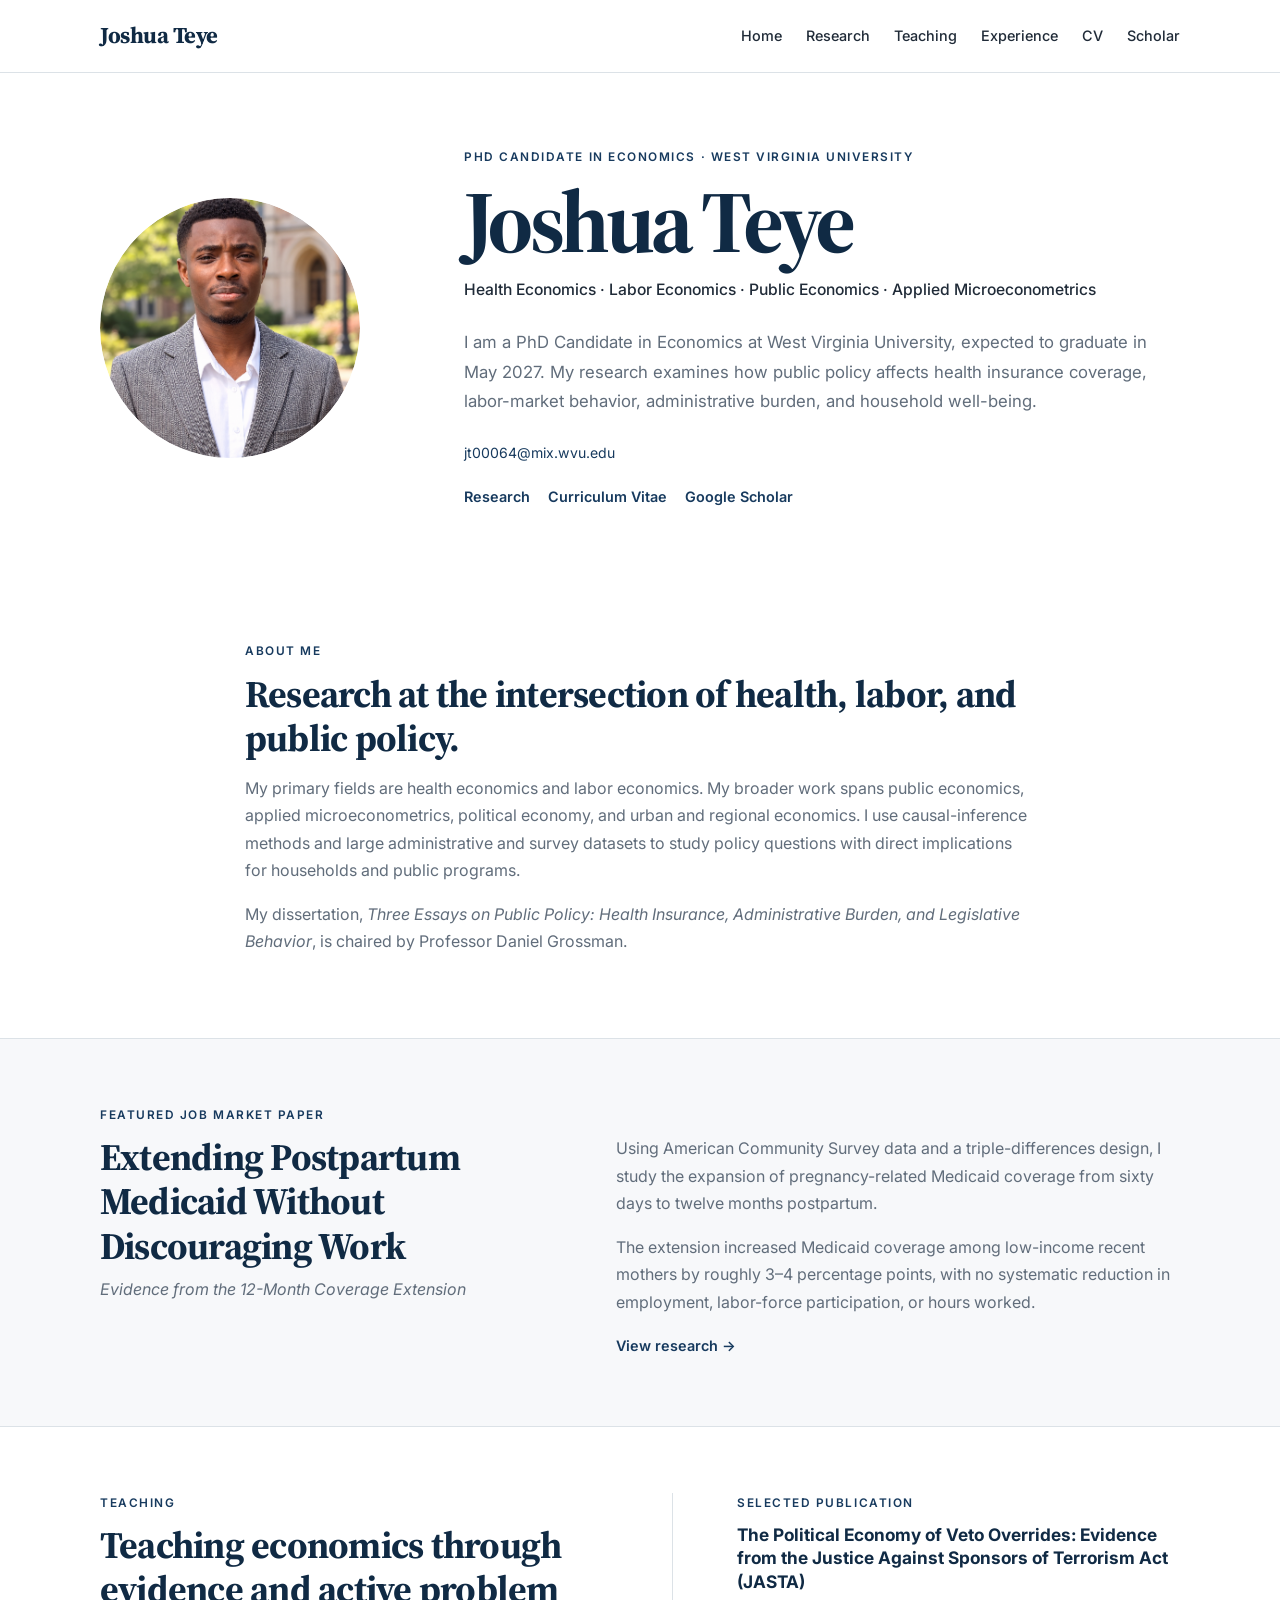
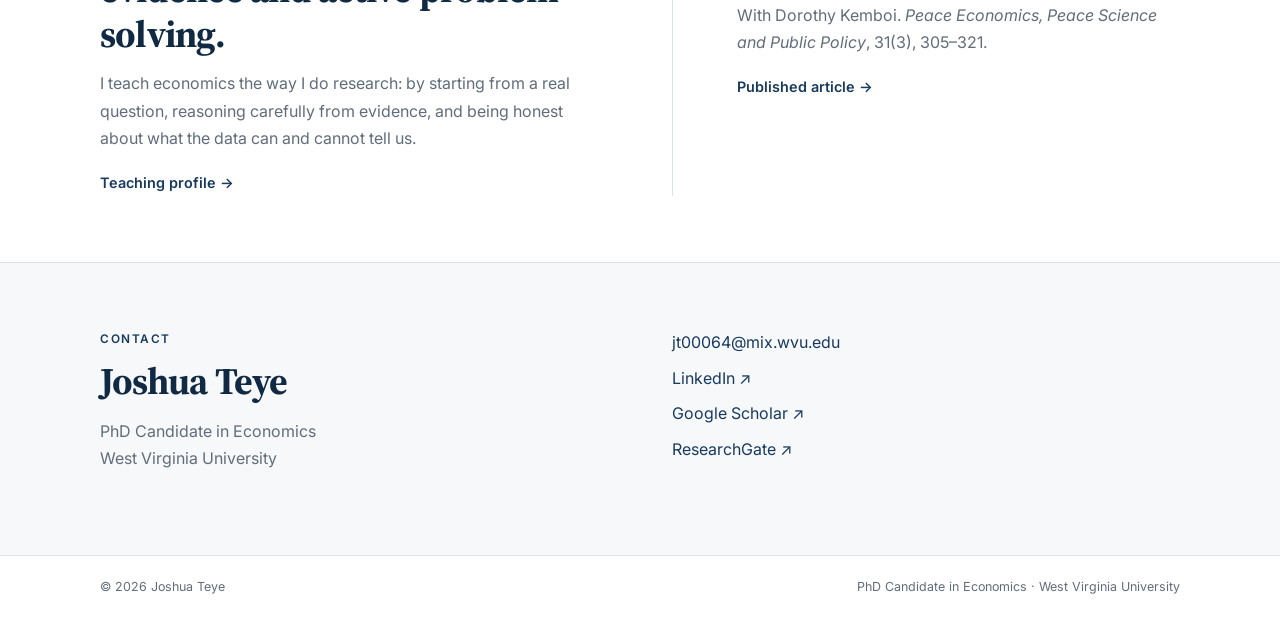
<file: index.html>
<!doctype html>
<html lang="en">
<head>
  <meta charset="utf-8">
  <meta name="viewport" content="width=device-width, initial-scale=1">
  <meta name="description" content="Joshua Teye is a PhD Candidate in Economics at West Virginia University. Research in health economics, labor economics, public economics, and applied microeconometrics.">
  <title>Joshua Teye | Economics</title>
  <link rel="canonical" href="https://jteye8317.github.io/">
  <meta name="google-site-verification" content="BmAEZ_e2Y_XpYz3XwTeQ1vOb4aZKEHvPE95MhcZ8lzc">
  <link rel="preconnect" href="https://fonts.googleapis.com">
  <link rel="preconnect" href="https://fonts.gstatic.com" crossorigin>
  <link href="https://fonts.googleapis.com/css2?family=Inter:wght@400;500;600&family=Source+Serif+4:opsz,wght@8..60,600;8..60,700&display=swap" rel="stylesheet">
  <link rel="stylesheet" href="style.css?v=20260910-circle2">
</head>
<body>

<header class="site-header">
  <div class="container nav-row">
    <a class="site-name" href="index.html">Joshua Teye</a>
    <button class="menu-toggle" aria-label="Toggle navigation" aria-expanded="false">Menu</button>
    <nav class="nav-links" aria-label="Primary navigation">
      <a href="index.html">Home</a>
      <a href="research.html">Research</a>
      <a href="teaching.html">Teaching</a>
      <a href="experience.html">Experience</a>
      <a href="Joshua_Teye_CV.pdf" target="_blank" rel="noopener">CV</a>
      <a href="https://scholar.google.com/citations?user=lvqh20IAAAAJ&hl=en" target="_blank" rel="noopener">Scholar</a>
    </nav>
  </div>
</header>

<main>
  <section class="hero">
    <div class="container hero-grid">
      <figure class="profile-photo" style="margin:0; width:260px; height:260px; border-radius:50%; overflow:hidden; flex:0 0 auto;">
        <img src="Joshua_Teye_Headshot.png" alt="Joshua Teye" style="display:block; width:100%; height:100%; object-fit:cover; object-position:center 20%; border-radius:50%;">
      </figure>
      <div class="hero-text">
        <p class="kicker">PhD Candidate in Economics · West Virginia University</p>
        <h1>Joshua Teye</h1>
        <p class="fields">Health Economics · Labor Economics · Public Economics · Applied Microeconometrics</p>
        <p class="lead">
          I am a PhD Candidate in Economics at West Virginia University, expected to graduate in May 2027.
          My research examines how public policy affects health insurance coverage, labor-market behavior,
          administrative burden, and household well-being.
        </p>
        <div class="contact-line">
          <a href="mailto:jt00064@mix.wvu.edu">jt00064@mix.wvu.edu</a>
        </div>
        <div class="hero-links">
          <a href="research.html">Research</a>
          <a href="Joshua_Teye_CV.pdf" target="_blank" rel="noopener">Curriculum Vitae</a>
          <a href="https://scholar.google.com/citations?user=lvqh20IAAAAJ&hl=en" target="_blank" rel="noopener">Google Scholar</a>
        </div>
      </div>
    </div>
  </section>

  <section class="section">
    <div class="container text-width">
      <p class="section-label">About Me</p>
      <h2>Research at the intersection of health, labor, and public policy.</h2>
      <p>
        My primary fields are health economics and labor economics. My broader work spans public economics,
        applied microeconometrics, political economy, and urban and regional economics. I use causal-inference
        methods and large administrative and survey datasets to study policy questions with direct implications
        for households and public programs.
      </p>
      <p>
        My dissertation, <em>Three Essays on Public Policy: Health Insurance, Administrative Burden, and Legislative Behavior</em>,
        is chaired by Professor Daniel Grossman.
      </p>
    </div>
  </section>

  <section class="section ruled">
    <div class="container">
      <p class="section-label">Featured Job Market Paper</p>
      <div class="featured-paper">
        <div>
          <h2>Extending Postpartum Medicaid Without Discouraging Work</h2>
          <p class="paper-subtitle">Evidence from the 12-Month Coverage Extension</p>
        </div>
        <div class="paper-copy">
          <p>
            Using American Community Survey data and a triple-differences design, I study the expansion of
            pregnancy-related Medicaid coverage from sixty days to twelve months postpartum.
          </p>
          <p>
            The extension increased Medicaid coverage among low-income recent mothers by roughly
            3–4 percentage points, with no systematic reduction in employment, labor-force participation,
            or hours worked.
          </p>
          <a class="text-link" href="research.html">View research →</a>
        </div>
      </div>
    </div>
  </section>

  <section class="section">
    <div class="container simple-grid">
      <div>
        <p class="section-label">Teaching</p>
        <h2>Teaching economics through evidence and active problem solving.</h2>
        <p>
          I teach economics the way I do research: by starting from a real question, reasoning carefully
          from evidence, and being honest about what the data can and cannot tell us.
        </p>
        <a class="text-link" href="teaching.html">Teaching profile →</a>
      </div>
      <div>
        <p class="section-label">Selected Publication</p>
        <h3>The Political Economy of Veto Overrides: Evidence from the Justice Against Sponsors of Terrorism Act (JASTA)</h3>
        <p>With Dorothy Kemboi. <em>Peace Economics, Peace Science and Public Policy</em>, 31(3), 305–321.</p>
        <a class="text-link" href="https://doi.org/10.1515/peps-2024-0058" target="_blank" rel="noopener">Published article →</a>
      </div>
    </div>
  </section>

  <section class="section contact-section">
    <div class="container contact-grid">
      <div>
        <p class="section-label">Contact</p>
        <h2>Joshua Teye</h2>
        <p>PhD Candidate in Economics<br>West Virginia University</p>
      </div>
      <div class="contact-list">
        <a href="mailto:jt00064@mix.wvu.edu">jt00064@mix.wvu.edu</a>
        <a href="https://www.linkedin.com/in/joshua-teye" target="_blank" rel="noopener">LinkedIn ↗</a>
        <a href="https://scholar.google.com/citations?user=lvqh20IAAAAJ&hl=en" target="_blank" rel="noopener">Google Scholar ↗</a>
        <a href="https://www.researchgate.net/profile/Joshua-Teye-2" target="_blank" rel="noopener">ResearchGate ↗</a>
      </div>
    </div>
  </section>
</main>

<footer class="site-footer">
  <div class="container footer-row">
    <span>© <span id="year"></span> Joshua Teye</span>
    <span>PhD Candidate in Economics · West Virginia University</span>
  </div>
</footer>
<script>
  document.getElementById("year").textContent = new Date().getFullYear();
  const toggle = document.querySelector(".menu-toggle");
  const nav = document.querySelector(".nav-links");
  if (toggle && nav) {
    toggle.addEventListener("click", () => {
      const open = nav.classList.toggle("open");
      toggle.setAttribute("aria-expanded", open ? "true" : "false");
    });
    document.querySelectorAll(".nav-links a").forEach(a => {
      a.addEventListener("click", () => {
        nav.classList.remove("open");
        toggle.setAttribute("aria-expanded", "false");
      });
    });
  }
</script>

</body>
</html>
</file>
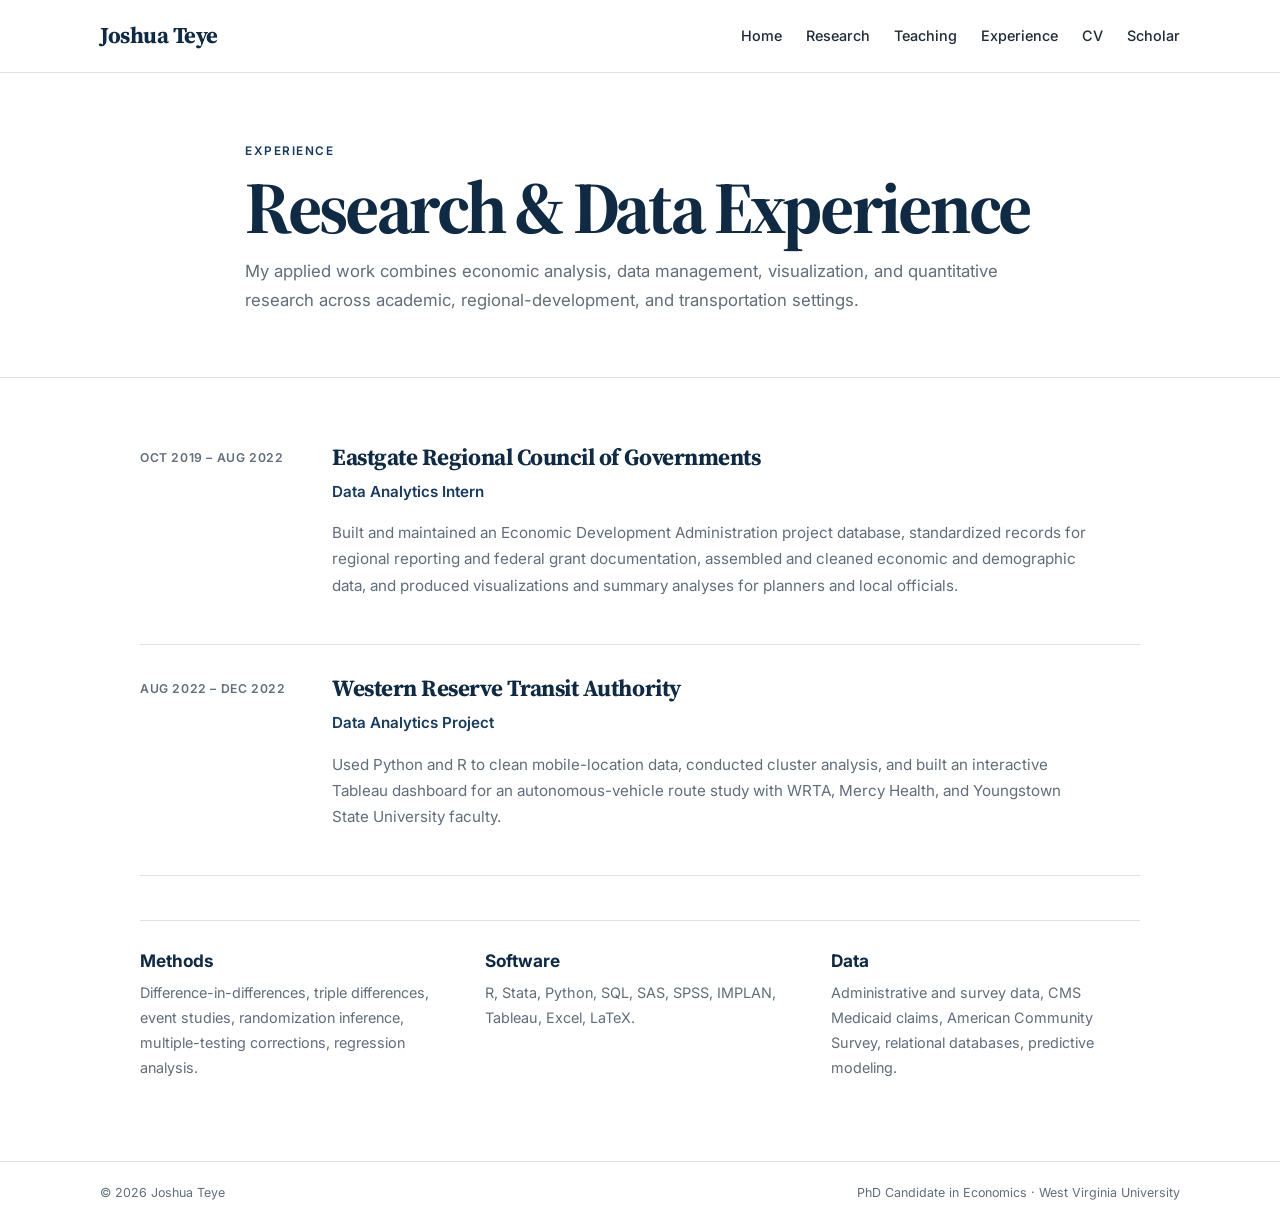
<file: experience.html>
<!doctype html>
<html lang="en">
<head>
  <meta charset="utf-8">
  <meta name="viewport" content="width=device-width, initial-scale=1">
  <meta name="description" content="Research, data, and professional experience of Joshua Teye, PhD Candidate in Economics at West Virginia University.">
  <title>Experience | Joshua Teye</title>
  <link rel="canonical" href="https://jteye8317.github.io/experience.html">
  <meta name="google-site-verification" content="BmAEZ_e2Y_XpYz3XwTeQ1vOb4aZKEHvPE95MhcZ8lzc">
  <link rel="preconnect" href="https://fonts.googleapis.com">
  <link rel="preconnect" href="https://fonts.gstatic.com" crossorigin>
  <link href="https://fonts.googleapis.com/css2?family=Inter:wght@400;500;600&family=Source+Serif+4:opsz,wght@8..60,600;8..60,700&display=swap" rel="stylesheet">
  <link rel="stylesheet" href="style.css">
</head>
<body>

<header class="site-header">
  <div class="container nav-row">
    <a class="site-name" href="index.html">Joshua Teye</a>
    <button class="menu-toggle" aria-label="Toggle navigation" aria-expanded="false">Menu</button>
    <nav class="nav-links" aria-label="Primary navigation">
      <a href="index.html">Home</a>
      <a href="research.html">Research</a>
      <a href="teaching.html">Teaching</a>
      <a href="experience.html">Experience</a>
      <a href="Joshua_Teye_CV.pdf" target="_blank" rel="noopener">CV</a>
      <a href="https://scholar.google.com/citations?user=lvqh20IAAAAJ&hl=en" target="_blank" rel="noopener">Scholar</a>
    </nav>
  </div>
</header>

<main>
  <section class="page-hero">
    <div class="container text-width">
      <p class="kicker">Experience</p>
      <h1 class="page-title">Research &amp; Data Experience</h1>
      <p class="lead">
        My applied work combines economic analysis, data management, visualization, and quantitative research
        across academic, regional-development, and transportation settings.
      </p>
    </div>
  </section>

  <section class="section">
    <div class="container experience-list">
      <article class="experience-item">
        <div class="experience-date">Oct 2019 – Aug 2022</div>
        <div>
          <h2>Eastgate Regional Council of Governments</h2>
          <p class="role">Data Analytics Intern</p>
          <p>
            Built and maintained an Economic Development Administration project database, standardized records
            for regional reporting and federal grant documentation, assembled and cleaned economic and demographic
            data, and produced visualizations and summary analyses for planners and local officials.
          </p>
        </div>
      </article>

      <article class="experience-item">
        <div class="experience-date">Aug 2022 – Dec 2022</div>
        <div>
          <h2>Western Reserve Transit Authority</h2>
          <p class="role">Data Analytics Project</p>
          <p>
            Used Python and R to clean mobile-location data, conducted cluster analysis, and built an interactive
            Tableau dashboard for an autonomous-vehicle route study with WRTA, Mercy Health, and Youngstown State University faculty.
          </p>
        </div>
      </article>

      <div class="methods-grid">
        <div><h3>Methods</h3><p>Difference-in-differences, triple differences, event studies, randomization inference, multiple-testing corrections, regression analysis.</p></div>
        <div><h3>Software</h3><p>R, Stata, Python, SQL, SAS, SPSS, IMPLAN, Tableau, Excel, LaTeX.</p></div>
        <div><h3>Data</h3><p>Administrative and survey data, CMS Medicaid claims, American Community Survey, relational databases, predictive modeling.</p></div>
      </div>
    </div>
  </section>
</main>

<footer class="site-footer">
  <div class="container footer-row">
    <span>© <span id="year"></span> Joshua Teye</span>
    <span>PhD Candidate in Economics · West Virginia University</span>
  </div>
</footer>
<script>
  document.getElementById("year").textContent = new Date().getFullYear();
  const toggle = document.querySelector(".menu-toggle");
  const nav = document.querySelector(".nav-links");
  if (toggle && nav) {
    toggle.addEventListener("click", () => {
      const open = nav.classList.toggle("open");
      toggle.setAttribute("aria-expanded", open ? "true" : "false");
    });
    document.querySelectorAll(".nav-links a").forEach(a => {
      a.addEventListener("click", () => {
        nav.classList.remove("open");
        toggle.setAttribute("aria-expanded", "false");
      });
    });
  }
</script>

</body>
</html>
</file>
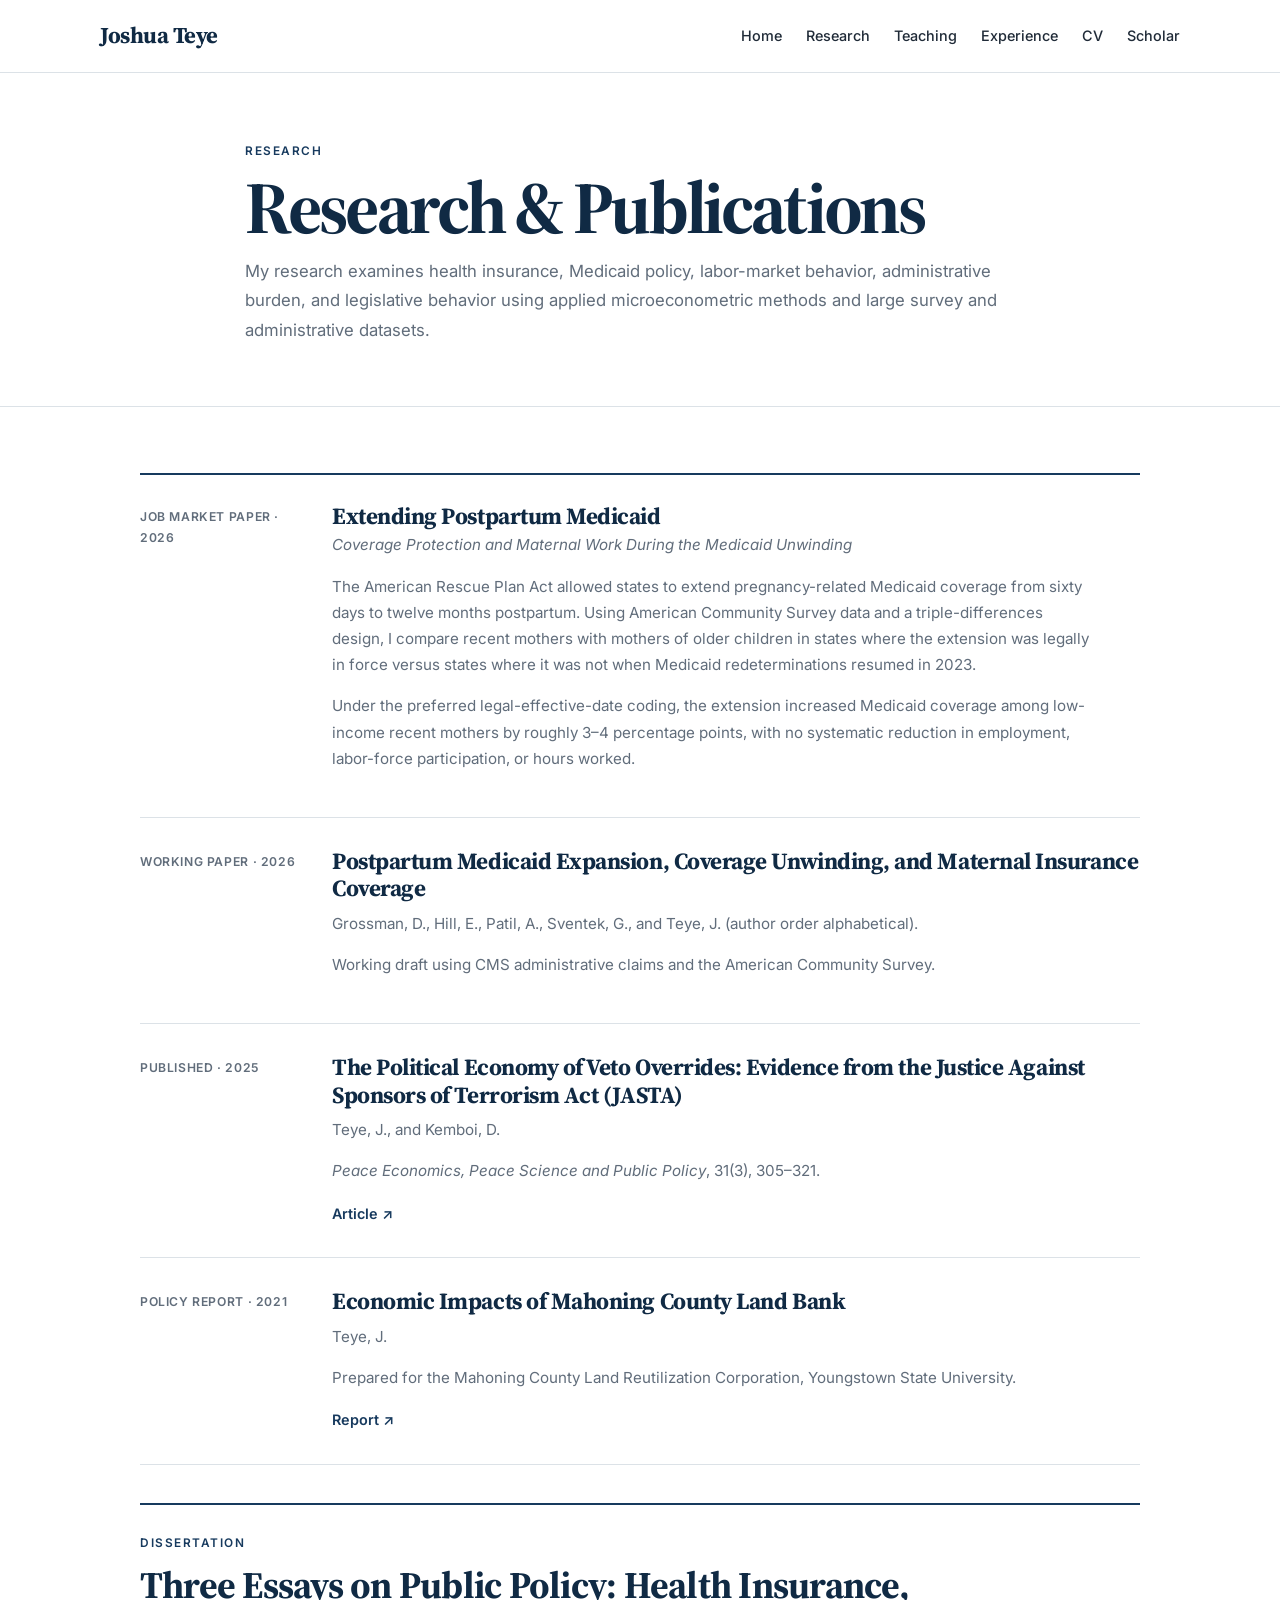
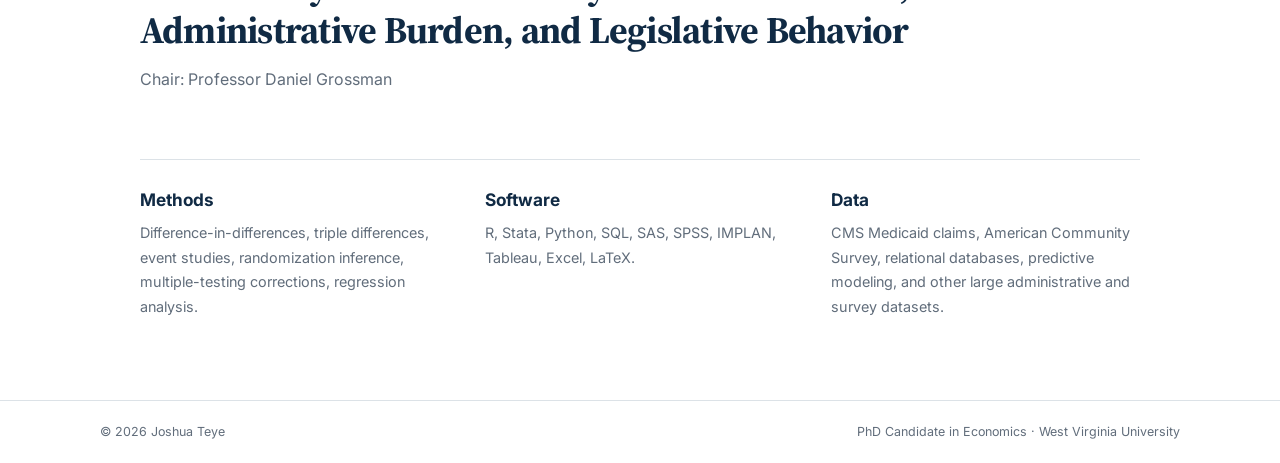
<file: research.html>
<!doctype html>
<html lang="en">
<head>
  <meta charset="utf-8">
  <meta name="viewport" content="width=device-width, initial-scale=1">
  <meta name="description" content="Research and publications by Joshua Teye, PhD Candidate in Economics at West Virginia University.">
  <title>Research | Joshua Teye</title>
  <link rel="canonical" href="https://jteye8317.github.io/research.html">
  <meta name="google-site-verification" content="BmAEZ_e2Y_XpYz3XwTeQ1vOb4aZKEHvPE95MhcZ8lzc">
  <link rel="preconnect" href="https://fonts.googleapis.com">
  <link rel="preconnect" href="https://fonts.gstatic.com" crossorigin>
  <link href="https://fonts.googleapis.com/css2?family=Inter:wght@400;500;600&family=Source+Serif+4:opsz,wght@8..60,600;8..60,700&display=swap" rel="stylesheet">
  <link rel="stylesheet" href="style.css">
</head>
<body>

<header class="site-header">
  <div class="container nav-row">
    <a class="site-name" href="index.html">Joshua Teye</a>
    <button class="menu-toggle" aria-label="Toggle navigation" aria-expanded="false">Menu</button>
    <nav class="nav-links" aria-label="Primary navigation">
      <a href="index.html">Home</a>
      <a href="research.html">Research</a>
      <a href="teaching.html">Teaching</a>
      <a href="experience.html">Experience</a>
      <a href="Joshua_Teye_CV.pdf" target="_blank" rel="noopener">CV</a>
      <a href="https://scholar.google.com/citations?user=lvqh20IAAAAJ&hl=en" target="_blank" rel="noopener">Scholar</a>
    </nav>
  </div>
</header>

<main>
  <section class="page-hero">
    <div class="container text-width">
      <p class="kicker">Research</p>
      <h1 class="page-title">Research &amp; Publications</h1>
      <p class="lead">
        My research examines health insurance, Medicaid policy, labor-market behavior, administrative burden,
        and legislative behavior using applied microeconometric methods and large survey and administrative datasets.
      </p>
    </div>
  </section>

  <section class="section">
    <div class="container research-list">
      <article class="research-item featured">
        <div class="research-meta">Job Market Paper · 2026</div>
        <div>
          <h2>Extending Postpartum Medicaid</h2>
          <p class="paper-subtitle">Coverage Protection and Maternal Work During the Medicaid Unwinding</p>
          <p>
            The American Rescue Plan Act allowed states to extend pregnancy-related Medicaid coverage from
            sixty days to twelve months postpartum. Using American Community Survey data and a triple-differences
            design, I compare recent mothers with mothers of older children in states where the extension was legally
            in force versus states where it was not when Medicaid redeterminations resumed in 2023.
          </p>
          <p>
            Under the preferred legal-effective-date coding, the extension increased Medicaid coverage among
            low-income recent mothers by roughly 3–4 percentage points, with no systematic reduction in employment,
            labor-force participation, or hours worked.
          </p>
        </div>
      </article>

      <article class="research-item">
        <div class="research-meta">Working Paper · 2026</div>
        <div>
          <h2>Postpartum Medicaid Expansion, Coverage Unwinding, and Maternal Insurance Coverage</h2>
          <p>Grossman, D., Hill, E., Patil, A., Sventek, G., and Teye, J. (author order alphabetical).</p>
          <p>Working draft using CMS administrative claims and the American Community Survey.</p>
        </div>
      </article>

      <article class="research-item">
        <div class="research-meta">Published · 2025</div>
        <div>
          <h2>The Political Economy of Veto Overrides: Evidence from the Justice Against Sponsors of Terrorism Act (JASTA)</h2>
          <p>Teye, J., and Kemboi, D.</p>
          <p><em>Peace Economics, Peace Science and Public Policy</em>, 31(3), 305–321.</p>
          <a class="text-link" href="https://doi.org/10.1515/peps-2024-0058" target="_blank" rel="noopener">Article ↗</a>
        </div>
      </article>

      <article class="research-item">
        <div class="research-meta">Policy Report · 2021</div>
        <div>
          <h2>Economic Impacts of Mahoning County Land Bank</h2>
          <p>Teye, J.</p>
          <p>Prepared for the Mahoning County Land Reutilization Corporation, Youngstown State University.</p>
          <a class="text-link" href="https://mahoninglandbank.com/wp-content/uploads/2021/06/Mahoning-County-Land-Bank-Economic-Impact-Report.pdf" target="_blank" rel="noopener">Report ↗</a>
        </div>
      </article>

      <div class="dissertation-box">
        <p class="section-label">Dissertation</p>
        <h2>Three Essays on Public Policy: Health Insurance, Administrative Burden, and Legislative Behavior</h2>
        <p>Chair: Professor Daniel Grossman</p>
      </div>

      <div class="methods-grid">
        <div><h3>Methods</h3><p>Difference-in-differences, triple differences, event studies, randomization inference, multiple-testing corrections, regression analysis.</p></div>
        <div><h3>Software</h3><p>R, Stata, Python, SQL, SAS, SPSS, IMPLAN, Tableau, Excel, LaTeX.</p></div>
        <div><h3>Data</h3><p>CMS Medicaid claims, American Community Survey, relational databases, predictive modeling, and other large administrative and survey datasets.</p></div>
      </div>
    </div>
  </section>
</main>

<footer class="site-footer">
  <div class="container footer-row">
    <span>© <span id="year"></span> Joshua Teye</span>
    <span>PhD Candidate in Economics · West Virginia University</span>
  </div>
</footer>
<script>
  document.getElementById("year").textContent = new Date().getFullYear();
  const toggle = document.querySelector(".menu-toggle");
  const nav = document.querySelector(".nav-links");
  if (toggle && nav) {
    toggle.addEventListener("click", () => {
      const open = nav.classList.toggle("open");
      toggle.setAttribute("aria-expanded", open ? "true" : "false");
    });
    document.querySelectorAll(".nav-links a").forEach(a => {
      a.addEventListener("click", () => {
        nav.classList.remove("open");
        toggle.setAttribute("aria-expanded", "false");
      });
    });
  }
</script>

</body>
</html>
</file>
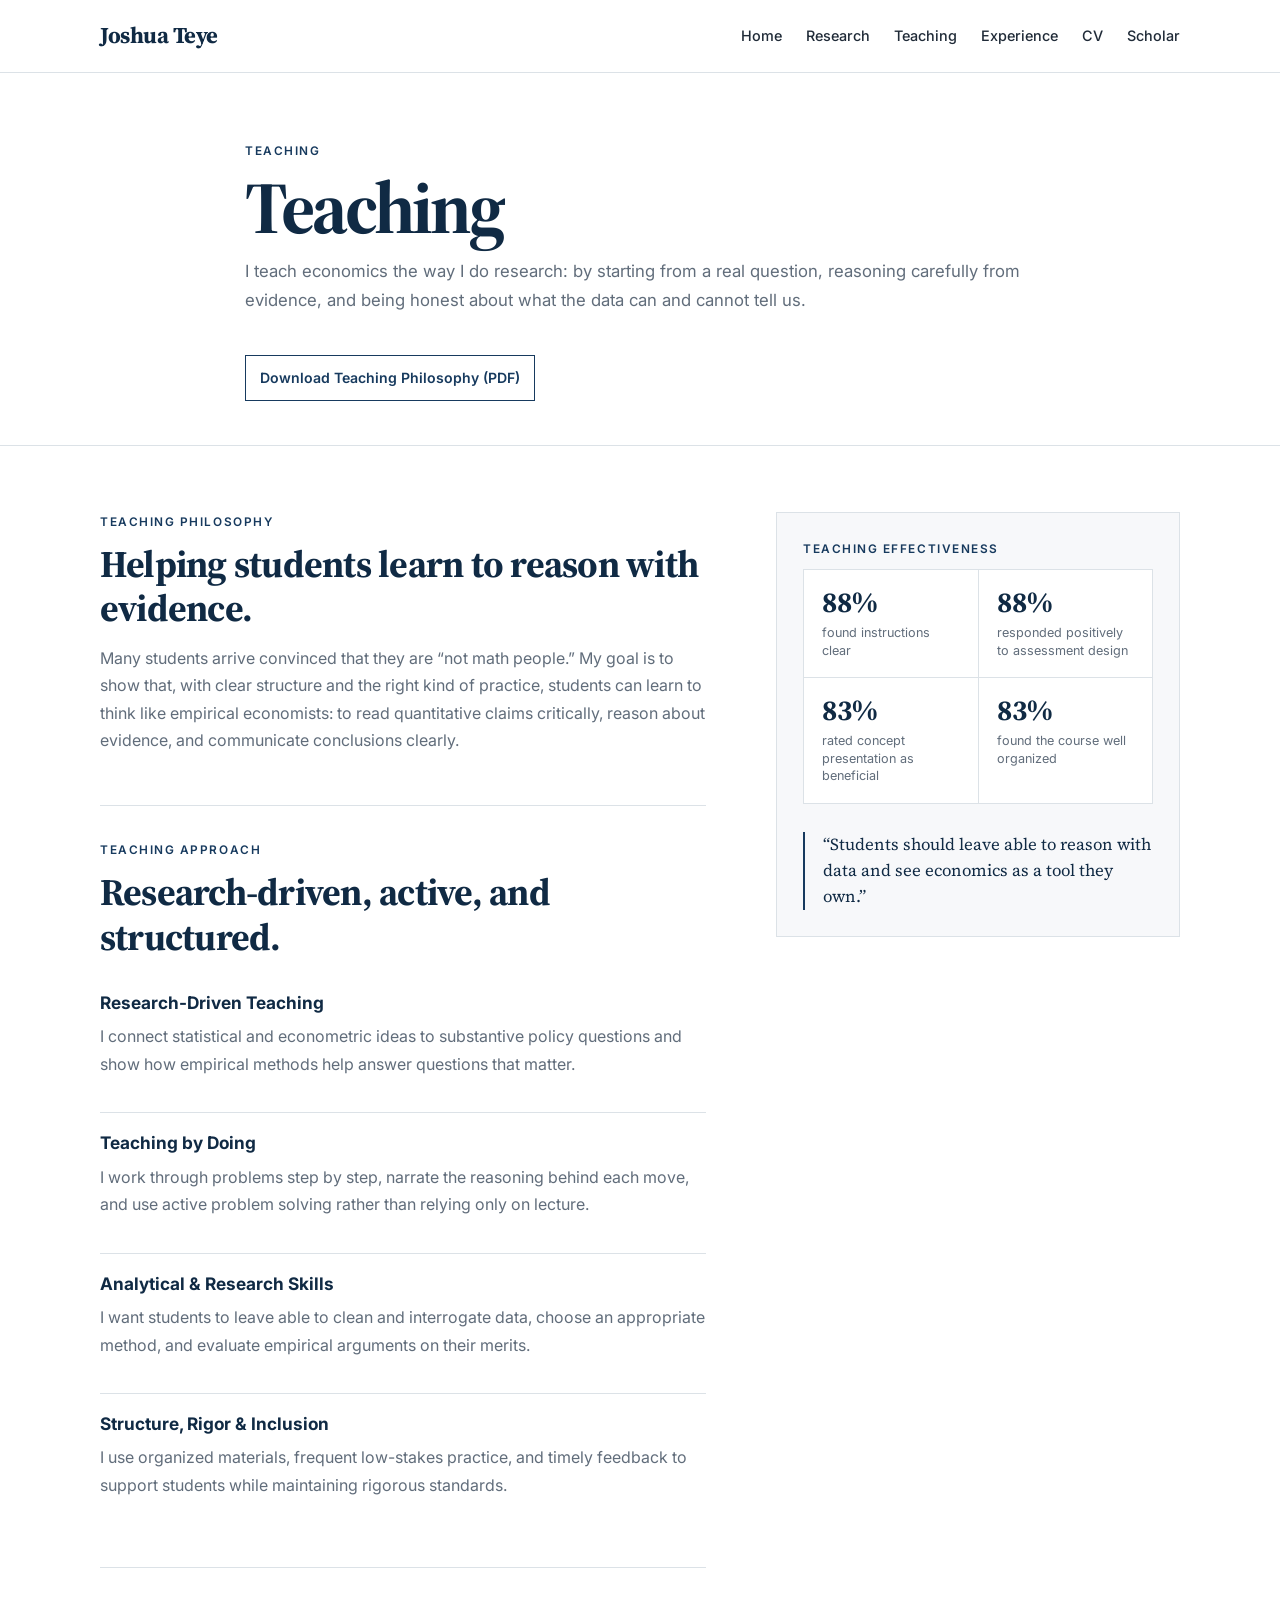
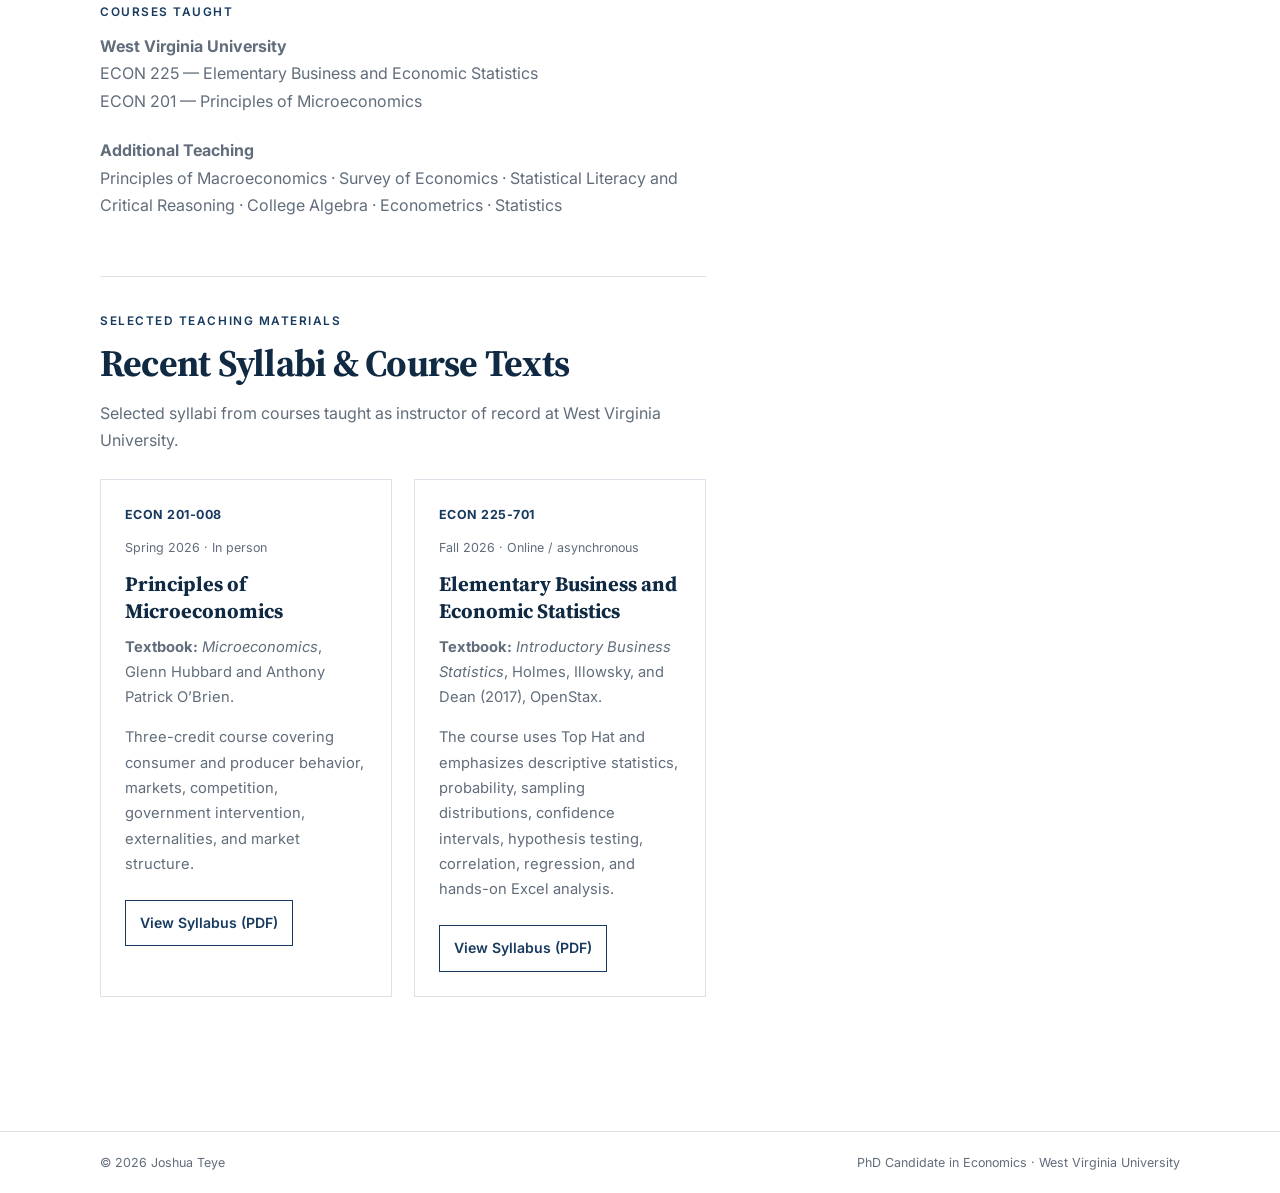
<file: teaching.html>
<!doctype html>
<html lang="en">
<head>
  <meta charset="utf-8">
  <meta name="viewport" content="width=device-width, initial-scale=1">
  <meta name="description" content="Teaching philosophy and teaching experience of Joshua Teye, PhD Candidate in Economics at West Virginia University.">
  <title>Teaching | Joshua Teye</title>
  <link rel="canonical" href="https://jteye8317.github.io/teaching.html">
  <meta name="google-site-verification" content="BmAEZ_e2Y_XpYz3XwTeQ1vOb4aZKEHvPE95MhcZ8lzc">
  <link rel="preconnect" href="https://fonts.googleapis.com">
  <link rel="preconnect" href="https://fonts.gstatic.com" crossorigin>
  <link href="https://fonts.googleapis.com/css2?family=Inter:wght@400;500;600&family=Source+Serif+4:opsz,wght@8..60,600;8..60,700&display=swap" rel="stylesheet">
  <link rel="stylesheet" href="style.css">
</head>
<body>

<header class="site-header">
  <div class="container nav-row">
    <a class="site-name" href="index.html">Joshua Teye</a>
    <button class="menu-toggle" aria-label="Toggle navigation" aria-expanded="false">Menu</button>
    <nav class="nav-links" aria-label="Primary navigation">
      <a href="index.html">Home</a>
      <a href="research.html">Research</a>
      <a href="teaching.html">Teaching</a>
      <a href="experience.html">Experience</a>
      <a href="Joshua_Teye_CV.pdf" target="_blank" rel="noopener">CV</a>
      <a href="https://scholar.google.com/citations?user=lvqh20IAAAAJ&hl=en" target="_blank" rel="noopener">Scholar</a>
    </nav>
  </div>
</header>

<main>
  <section class="page-hero">
    <div class="container text-width">
      <p class="kicker">Teaching</p>
      <h1 class="page-title">Teaching</h1>
      <p class="lead">
        I teach economics the way I do research: by starting from a real question, reasoning carefully
        from evidence, and being honest about what the data can and cannot tell us.
      </p>
      <a class="button-link" href="Joshua_Teye_Teaching_Philosophy.pdf" target="_blank" rel="noopener">Download Teaching Philosophy (PDF)</a>
    </div>
  </section>

  <section class="section">
    <div class="container teaching-layout">
      <div class="teaching-main">
        <section class="teaching-section">
          <p class="section-label">Teaching Philosophy</p>
          <h2>Helping students learn to reason with evidence.</h2>
          <p>
            Many students arrive convinced that they are “not math people.” My goal is to show that, with clear
            structure and the right kind of practice, students can learn to think like empirical economists:
            to read quantitative claims critically, reason about evidence, and communicate conclusions clearly.
          </p>
        </section>

        <section class="teaching-section">
          <p class="section-label">Teaching Approach</p>
          <h2>Research-driven, active, and structured.</h2>
          <div class="approach-list">
            <div><h3>Research-Driven Teaching</h3><p>I connect statistical and econometric ideas to substantive policy questions and show how empirical methods help answer questions that matter.</p></div>
            <div><h3>Teaching by Doing</h3><p>I work through problems step by step, narrate the reasoning behind each move, and use active problem solving rather than relying only on lecture.</p></div>
            <div><h3>Analytical &amp; Research Skills</h3><p>I want students to leave able to clean and interrogate data, choose an appropriate method, and evaluate empirical arguments on their merits.</p></div>
            <div><h3>Structure, Rigor &amp; Inclusion</h3><p>I use organized materials, frequent low-stakes practice, and timely feedback to support students while maintaining rigorous standards.</p></div>
          </div>
        </section>

        <section class="teaching-section">
          <p class="section-label">Courses Taught</p>
          <div class="course-list">
            <p><strong>West Virginia University</strong><br>ECON 225 — Elementary Business and Economic Statistics<br>ECON 201 — Principles of Microeconomics</p>
            <p><strong>Additional Teaching</strong><br>Principles of Macroeconomics · Survey of Economics · Statistical Literacy and Critical Reasoning · College Algebra · Econometrics · Statistics</p>
          </div>
        </section>

        <section class="teaching-section">
          <p class="section-label">Selected Teaching Materials</p>
          <h2>Recent Syllabi &amp; Course Texts</h2>
          <p class="materials-intro">
            Selected syllabi from courses taught as instructor of record at West Virginia University.
          </p>

          <div class="syllabus-list">
            <article class="syllabus-card">
              <div class="syllabus-topline">
                <span class="syllabus-course">ECON 201-008</span>
                <span>Spring 2026 · In person</span>
              </div>
              <h3>Principles of Microeconomics</h3>
              <p><strong>Textbook:</strong> <em>Microeconomics</em>, Glenn Hubbard and Anthony Patrick O’Brien.</p>
              <p class="syllabus-note">Three-credit course covering consumer and producer behavior, markets, competition, government intervention, externalities, and market structure.</p>
              <a class="button-link" href="ECON_201_Spring_2026_Syllabus.pdf" target="_blank" rel="noopener">View Syllabus (PDF)</a>
            </article>

            <article class="syllabus-card">
              <div class="syllabus-topline">
                <span class="syllabus-course">ECON 225-701</span>
                <span>Fall 2026 · Online / asynchronous</span>
              </div>
              <h3>Elementary Business and Economic Statistics</h3>
              <p><strong>Textbook:</strong> <em>Introductory Business Statistics</em>, Holmes, Illowsky, and Dean (2017), OpenStax.</p>
              <p class="syllabus-note">The course uses Top Hat and emphasizes descriptive statistics, probability, sampling distributions, confidence intervals, hypothesis testing, correlation, regression, and hands-on Excel analysis.</p>
              <a class="button-link" href="ECON_225_Fall_2026_Syllabus.pdf" target="_blank" rel="noopener">View Syllabus (PDF)</a>
            </article>
          </div>
        </section>
      </div>

      <aside class="teaching-side">
        <p class="section-label">Teaching Effectiveness</p>
        <div class="stat-list">
          <div><strong>88%</strong><span>found instructions clear</span></div>
          <div><strong>88%</strong><span>responded positively to assessment design</span></div>
          <div><strong>83%</strong><span>rated concept presentation as beneficial</span></div>
          <div><strong>83%</strong><span>found the course well organized</span></div>
        </div>
        <blockquote class="teaching-quote">
          “Students should leave able to reason with data and see economics as a tool they own.”
        </blockquote>
      </aside>
    </div>
  </section>
</main>

<footer class="site-footer">
  <div class="container footer-row">
    <span>© <span id="year"></span> Joshua Teye</span>
    <span>PhD Candidate in Economics · West Virginia University</span>
  </div>
</footer>
<script>
  document.getElementById("year").textContent = new Date().getFullYear();
  const toggle = document.querySelector(".menu-toggle");
  const nav = document.querySelector(".nav-links");
  if (toggle && nav) {
    toggle.addEventListener("click", () => {
      const open = nav.classList.toggle("open");
      toggle.setAttribute("aria-expanded", open ? "true" : "false");
    });
    document.querySelectorAll(".nav-links a").forEach(a => {
      a.addEventListener("click", () => {
        nav.classList.remove("open");
        toggle.setAttribute("aria-expanded", "false");
      });
    });
  }
</script>

</body>
</html>
</file>
<file: style.css>
:root{
  --navy:#173a5e;
  --navy-dark:#102a44;
  --ink:#202b38;
  --muted:#616d7b;
  --line:#dce2e7;
  --soft:#f7f8fa;
  --paper:#ffffff;
  --max:1080px;
}

*{box-sizing:border-box}
html{scroll-behavior:smooth}
body{
  margin:0;
  color:var(--ink);
  background:var(--paper);
  font-family:"Inter",system-ui,-apple-system,BlinkMacSystemFont,"Segoe UI",sans-serif;
  font-size:16px;
  line-height:1.72;
  -webkit-font-smoothing:antialiased;
}
img{max-width:100%}
a{color:var(--navy);text-decoration:none;text-underline-offset:3px}
a:hover{text-decoration:underline}
.container{width:min(calc(100% - 44px),var(--max));margin:0 auto}
.text-width{max-width:790px}

.site-header{
  border-bottom:1px solid var(--line);
  background:rgba(255,255,255,.97);
  position:sticky;
  top:0;
  z-index:30;
  backdrop-filter:blur(10px);
}
.nav-row{
  min-height:72px;
  display:flex;
  align-items:center;
  justify-content:space-between;
  gap:28px;
}
.site-name{
  color:var(--navy-dark);
  font-family:"Source Serif 4",Georgia,serif;
  font-size:1.42rem;
  font-weight:700;
  letter-spacing:-.02em;
}
.site-name:hover{text-decoration:none}
.nav-links{display:flex;align-items:center;gap:24px}
.nav-links a{color:var(--ink);font-size:.9rem;font-weight:500}
.menu-toggle{
  display:none;
  border:1px solid var(--line);
  background:#fff;
  color:var(--navy);
  padding:7px 10px;
  border-radius:4px;
  font:inherit;
  font-size:.85rem;
}

.kicker,.section-label{
  margin:0 0 10px;
  color:var(--navy);
  font-size:.74rem;
  font-weight:600;
  letter-spacing:.13em;
  text-transform:uppercase;
}
h1,h2,h3{margin-top:0}
h1,h2{
  color:var(--navy-dark);
  font-family:"Source Serif 4",Georgia,serif;
}
h1{
  margin-bottom:12px;
  font-size:clamp(3.2rem,7vw,5.5rem);
  line-height:1;
  letter-spacing:-.045em;
}
h2{
  margin-bottom:14px;
  font-size:clamp(1.75rem,3vw,2.35rem);
  line-height:1.18;
  letter-spacing:-.02em;
}
h3{
  margin-bottom:9px;
  color:var(--navy-dark);
  font-size:1.08rem;
  line-height:1.35;
}
p{margin-top:0}
.lead{color:var(--muted);font-size:1.05rem;line-height:1.75}

.hero{padding:74px 0 66px}
.hero-grid{
  display:grid;
  grid-template-columns:300px minmax(0,1fr);
  gap:64px;
  align-items:center;
}
.profile-photo{
  margin:0;
  width:260px !important;
  height:260px !important;
  aspect-ratio:1/1 !important;
  border-radius:50% !important;
  overflow:hidden !important;
}
.profile-photo img{
  display:block;
  width:100% !important;
  height:100% !important;
  aspect-ratio:1/1 !important;
  object-fit:cover !important;
  object-position:center 20%;
  border-radius:50% !important;
}

.fields{
  margin-bottom:24px;
  color:var(--ink);
  font-size:.98rem;
  font-weight:500;
}
.intro{max-width:720px;color:var(--muted);font-size:1.05rem}
.contact-line{
  display:flex;
  flex-wrap:wrap;
  gap:8px 20px;
  margin:24px 0 0;
  color:var(--muted);
  font-size:.88rem;
}
.hero-links{
  display:flex;
  flex-wrap:wrap;
  gap:18px;
  margin-top:20px;
}
.hero-links a,.text-link{font-size:.9rem;font-weight:600}

.section{padding:66px 0}
.section.ruled{border-top:1px solid var(--line);border-bottom:1px solid var(--line);background:var(--soft)}
.section p{color:var(--muted)}
.section .section-label{color:var(--navy)}

.featured-paper{
  display:grid;
  grid-template-columns:minmax(0,.9fr) minmax(0,1.1fr);
  gap:54px;
  align-items:start;
}
.paper-subtitle{margin-top:-6px;color:var(--muted);font-style:italic}
.paper-copy p{max-width:620px}

.simple-grid{
  display:grid;
  grid-template-columns:1fr 1fr;
  gap:64px;
}
.simple-grid>div+div{border-left:1px solid var(--line);padding-left:64px}

.contact-section{border-top:1px solid var(--line);background:var(--soft)}
.contact-grid{
  display:grid;
  grid-template-columns:1fr 1fr;
  gap:64px;
}
.contact-list{display:flex;flex-direction:column;gap:8px;align-items:flex-start}

.page-hero{padding:68px 0 44px;border-bottom:1px solid var(--line)}
.page-title{font-size:clamp(2.8rem,6vw,4.6rem)}

.research-list,.experience-list{max-width:1000px}
.research-item,.experience-item{
  display:grid;
  grid-template-columns:160px minmax(0,1fr);
  gap:32px;
  padding:30px 0;
  border-bottom:1px solid var(--line);
}
.research-item:first-child,.experience-item:first-child{padding-top:0}
.research-item.featured{border-top:2px solid var(--navy);padding-top:28px}
.research-meta,.experience-date{
  padding-top:4px;
  color:var(--muted);
  font-size:.76rem;
  font-weight:600;
  text-transform:uppercase;
  letter-spacing:.05em;
}
.research-item h2,.experience-item h2{font-size:1.45rem;margin-bottom:8px}
.research-item p,.experience-item p{max-width:760px;font-size:.95rem;color:var(--muted)}
.role{color:var(--navy)!important;font-weight:600}
.dissertation-box{
  margin-top:38px;
  padding:28px 0 6px;
  border-top:2px solid var(--navy);
}
.methods-grid{
  display:grid;
  grid-template-columns:repeat(3,1fr);
  gap:36px;
  margin-top:44px;
  padding-top:28px;
  border-top:1px solid var(--line);
}
.methods-grid p{font-size:.9rem;color:var(--muted)}

.teaching-layout{
  display:grid;
  grid-template-columns:minmax(0,1.2fr) minmax(260px,.8fr);
  gap:70px;
  align-items:start;
}
.teaching-section{
  padding-bottom:34px;
  margin-bottom:34px;
  border-bottom:1px solid var(--line);
}
.teaching-section:last-child{border-bottom:0}
.approach-list>div{padding:18px 0;border-bottom:1px solid var(--line)}
.approach-list>div:last-child{border-bottom:0}
.course-list p{margin-bottom:22px}
.teaching-side{
  position:sticky;
  top:104px;
  padding:26px;
  background:var(--soft);
  border:1px solid var(--line);
}
.stat-list{display:grid;grid-template-columns:1fr 1fr;gap:1px;background:var(--line);border:1px solid var(--line)}
.stat-list>div{background:#fff;padding:18px}
.stat-list strong{
  display:block;
  color:var(--navy-dark);
  font-family:"Source Serif 4",Georgia,serif;
  font-size:1.8rem;
  line-height:1;
}
.stat-list span{display:block;margin-top:7px;color:var(--muted);font-size:.79rem;line-height:1.4}
.teaching-quote{
  margin:28px 0 0;
  padding-left:18px;
  border-left:2px solid var(--navy);
  color:var(--navy-dark);
  font-family:"Source Serif 4",Georgia,serif;
  font-size:1.05rem;
  line-height:1.55;
}
.button-link{
  display:inline-block;
  margin-top:22px;
  padding:10px 14px;
  border:1px solid var(--navy);
  color:var(--navy);
  font-size:.88rem;
  font-weight:600;
}
.button-link:hover{background:var(--navy);color:white;text-decoration:none}

.site-footer{border-top:1px solid var(--line);padding:20px 0;color:var(--muted);font-size:.78rem}
.footer-row{display:flex;justify-content:space-between;gap:20px}

@media(max-width:820px){
  .menu-toggle{display:block}
  .nav-links{
    display:none;
    position:absolute;
    left:0;right:0;top:72px;
    padding:14px 22px 20px;
    background:white;
    border-bottom:1px solid var(--line);
    flex-direction:column;
    align-items:flex-start;
    gap:0;
  }
  .nav-links.open{display:flex}
  .nav-links a{width:100%;padding:8px 0}
  .hero-grid{grid-template-columns:230px minmax(0,1fr);gap:40px}
  .featured-paper,.simple-grid,.teaching-layout,.contact-grid{grid-template-columns:1fr}
  .simple-grid>div+div{border-left:0;border-top:1px solid var(--line);padding-left:0;padding-top:36px}
  .teaching-side{position:static}
  .methods-grid{grid-template-columns:1fr}
}
@media(max-width:620px){
  .container{width:min(calc(100% - 30px),var(--max))}
  .hero{padding:50px 0}
  .hero-grid{grid-template-columns:1fr;gap:28px}
  .profile-photo{width:min(100%,270px)}
  .section{padding:54px 0}
  .research-item,.experience-item{grid-template-columns:1fr;gap:8px}
  .footer-row{flex-direction:column;gap:4px}
  .stat-list{grid-template-columns:1fr 1fr}
}
@media(max-width:420px){
  .stat-list{grid-template-columns:1fr}
}


/* Selected teaching materials */
.materials-intro{max-width:720px}
.syllabus-list{display:grid;grid-template-columns:1fr 1fr;gap:22px;margin-top:24px}
.syllabus-card{padding:24px;border:1px solid var(--line);background:#fff}
.syllabus-topline{display:flex;justify-content:space-between;gap:12px;flex-wrap:wrap;margin-bottom:12px;color:var(--muted);font-size:.78rem}
.syllabus-course{color:var(--navy);font-weight:700;letter-spacing:.04em}
.syllabus-card h3{font-family:"Source Serif 4",Georgia,serif;font-size:1.28rem}
.syllabus-card p{font-size:.92rem}
.syllabus-note{min-height:94px}
.syllabus-card .button-link{margin-top:8px}
@media(max-width:820px){.syllabus-list{grid-template-columns:1fr}.syllabus-note{min-height:0}}
</file>
